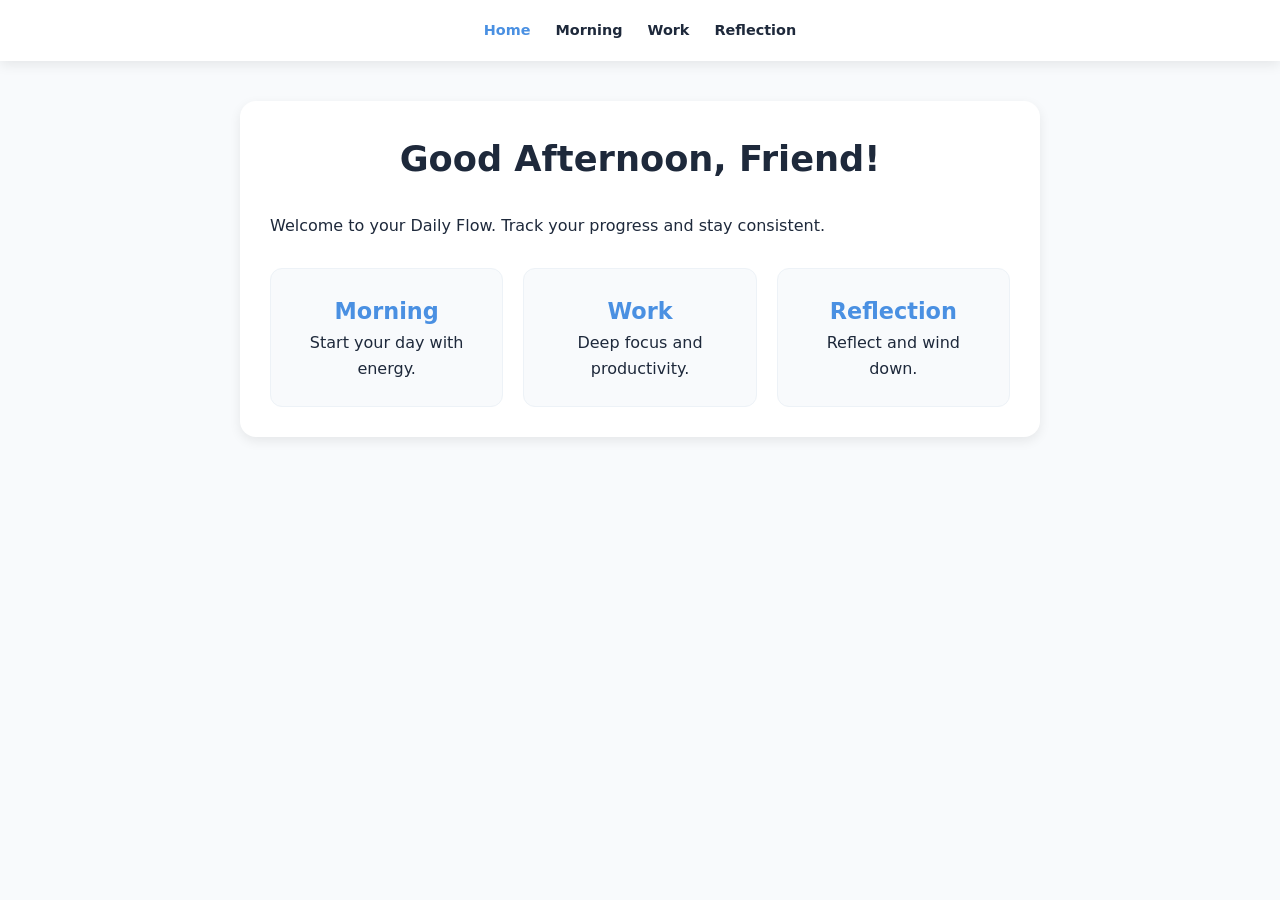
<file: index.html>
<!DOCTYPE html>
<html lang="en">
<head>
    <meta charset="UTF-8">
    <meta name="viewport" content="width=device-width, initial-scale=1.0">
    <title>Daily Flow | Dashboard</title>
    <link rel="stylesheet" href="style.css">
</head>
<body>

    <nav>
        <a href="index.html" class="active">Home</a>
        <a href="morning.html">Morning</a>
        <a href="work.html">Work</a>
        <a href="reflection.html">Reflection</a>
    </nav>

    <main class="dashboard-container">
        <header class="welcome-section">
            <h1 id="greeting">Hello!</h1>
            <p>Welcome to your Daily Flow. Track your progress and stay consistent.</p>
        </header>

        <section class="card-grid">
            <div class="card">
                <h3><a href="morning.html">Morning</a></h3>
                <p>Start your day with energy.</p>
            </div>

            <div class="card">
                <h3><a href="work.html">Work</a></h3>
                <p>Deep focus and productivity.</p>
            </div>

            <div class="card">
                <h3><a href="reflection.html">Reflection</a></h3>
                <p>Reflect and wind down.</p>
            </div>
        </section>
    </main>

    <script src="main.js"></script>
</body>
</html>
</file>
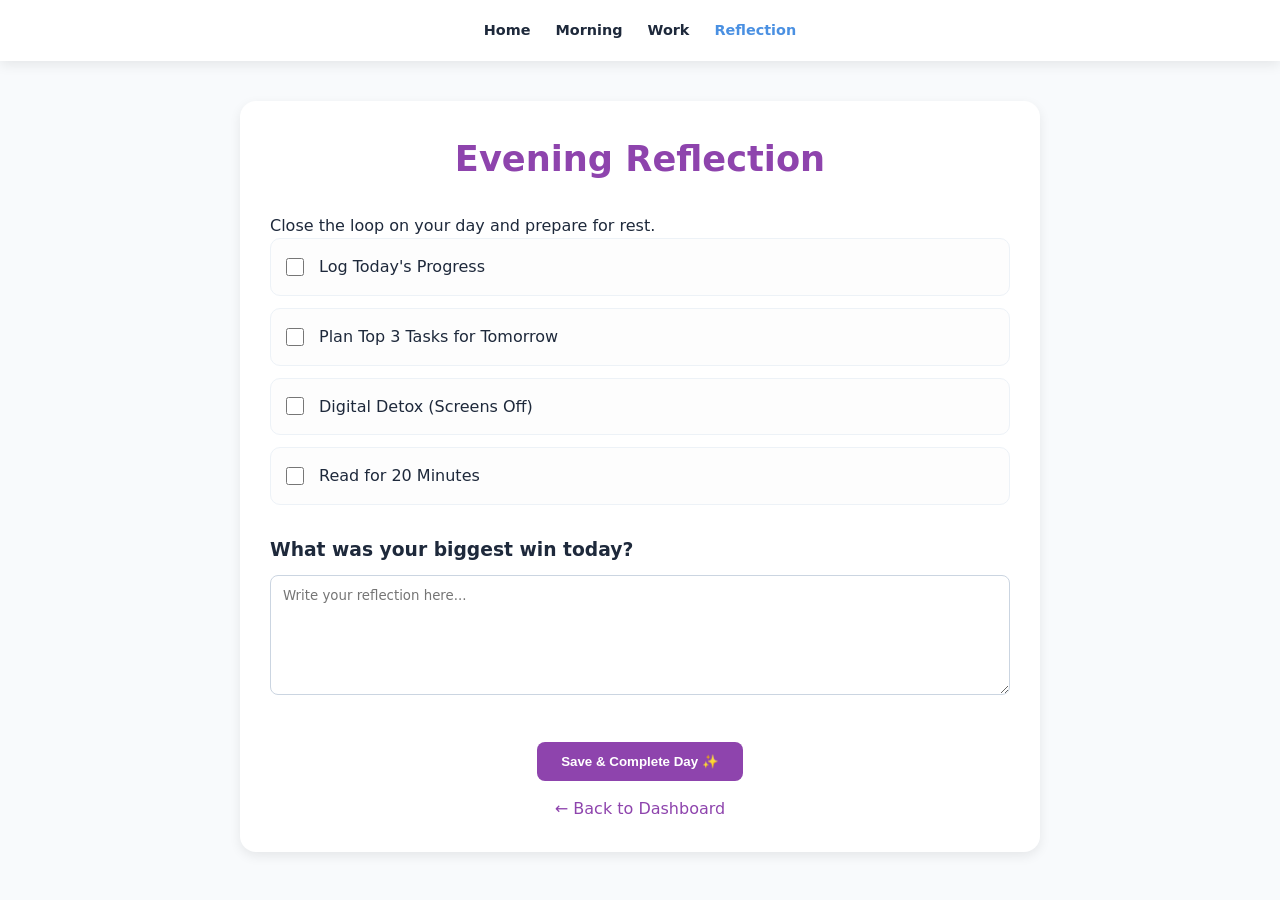
<file: reflection.html>
<!DOCTYPE html>
<html lang="en">
<head>
    <meta charset="UTF-8">
    <meta name="viewport" content="width=device-width, initial-scale=1.0">
    <title>Daily Flow | Evening Reflection</title>
    
    <link rel="stylesheet" href="style.css">
</head>
<body class="reflection-page">

    <nav>
        <a href="index.html">Home</a>
        <a href="morning.html">Morning</a>
        <a href="work.html">Work</a>
        <a href="reflection.html" class="active">Reflection</a>
    </nav>

    <main class="checklist-container">
        <header>
            <h1>Evening Reflection</h1>
            <p>Close the loop on your day and prepare for rest.</p>
        </header>

        <section class="checklist">
            <label class="task-item">
                <input type="checkbox">
                <span>Log Today's Progress</span>
            </label>

            <label class="task-item">
                <input type="checkbox">
                <span>Plan Top 3 Tasks for Tomorrow</span>
            </label>

            <label class="task-item">
                <input type="checkbox">
                <span>Digital Detox (Screens Off)</span>
            </label>

            <label class="task-item">
                <input type="checkbox">
                <span>Read for 20 Minutes</span>
            </label>
        </section>

        <section class="journal-section" style="margin-top: 30px;">
            <h3>What was your biggest win today?</h3>
            <textarea id="daily-win" placeholder="Write your reflection here..."></textarea>
        </section>

        <footer style="margin-top: 30px; text-align: center;">
            <button onclick="saveReflection()" class="btn-save">Save & Complete Day ✨</button>
            <p style="margin-top: 15px;"><a href="index.html" style="color: var(--reflection-color); text-decoration: none;">← Back to Dashboard</a></p>
        </footer>
    </main>

    <script src="main.js"></script>
</body>
</html>
</file>
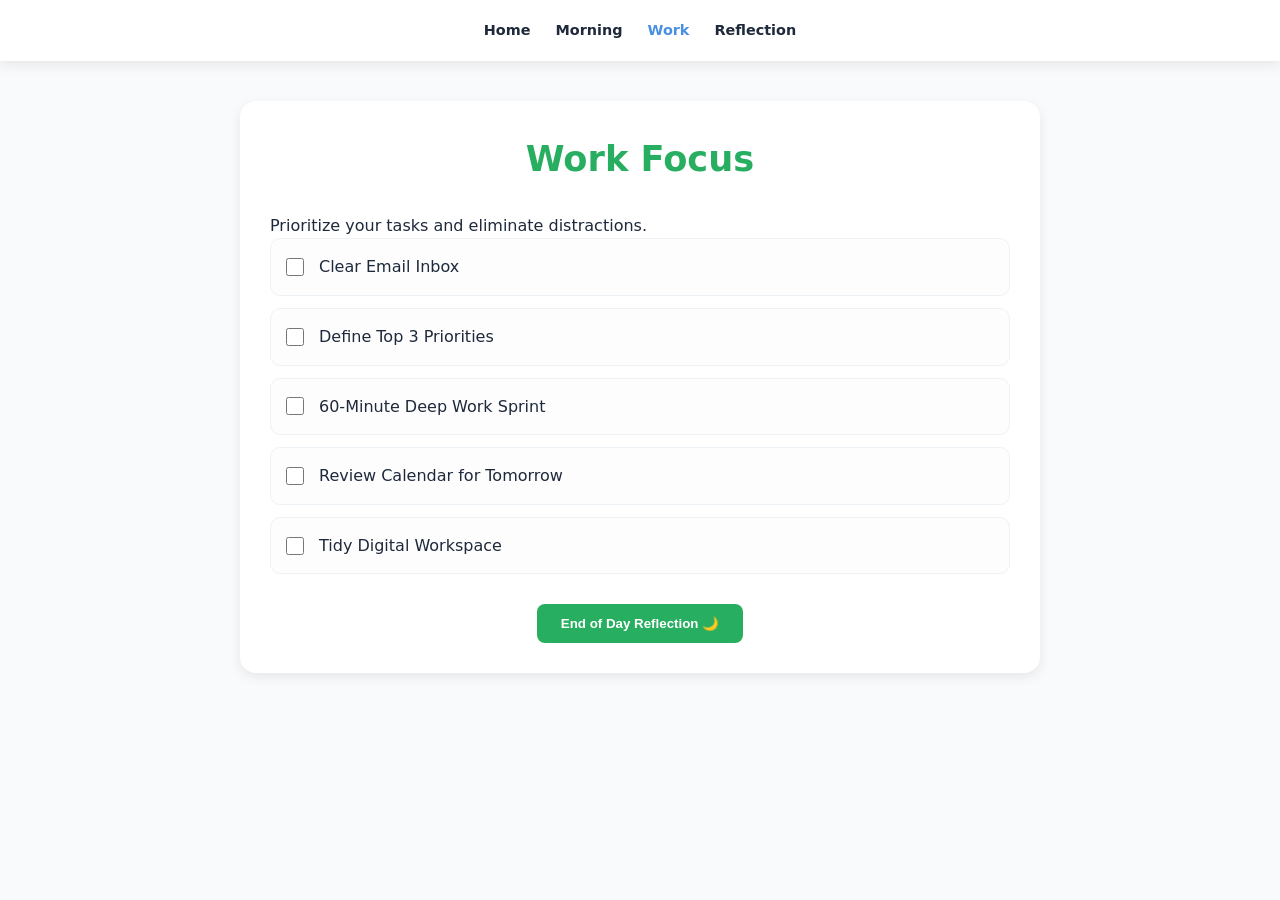
<file: work.html>
<!DOCTYPE html>
<html lang="en">
<head>
    <meta charset="UTF-8">
    <meta name="viewport" content="width=device-width, initial-scale=1.0">
    <title>Daily Flow | Work Focus</title>
    
    <link rel="stylesheet" href="style.css">
</head>
<body class="work-page">

    <nav>
        <a href="index.html">Home</a>
        <a href="morning.html">Morning</a>
        <a href="work.html" class="active">Work</a>
        <a href="reflection.html">Reflection</a>
    </nav>

    <main class="checklist-container">
        <header>
            <h1>Work Focus</h1>
            <p>Prioritize your tasks and eliminate distractions.</p>
        </header>

        <section class="checklist">
            <label class="task-item">
                <input type="checkbox">
                <span>Clear Email Inbox</span>
            </label>

            <label class="task-item">
                <input type="checkbox">
                <span>Define Top 3 Priorities</span>
            </label>

            <label class="task-item">
                <input type="checkbox">
                <span>60-Minute Deep Work Sprint</span>
            </label>

            <label class="task-item">
                <input type="checkbox">
                <span>Review Calendar for Tomorrow</span>
            </label>

            <label class="task-item">
                <input type="checkbox">
                <span>Tidy Digital Workspace</span>
            </label>
        </section>

        <footer style="margin-top: 20px; text-align: center;">
            <button onclick="location.href='reflection.html'" class="btn-next-work">End of Day Reflection 🌙</button>
        </footer>
</file>
<file: style.css>
/* 1. Global Variables & Configuration */
:root {
    --primary-color: #4a90e2;    
    --morning-color: #f39c12;   /* Orange */
    --work-color: #27ae60;      /* Green */
    --reflection-color: #8e44ad; /* Purple */
    --bg-light: #f8fafc;
    --text-dark: #1e293b;
    --white: #ffffff;
    --shadow: 0 4px 12px rgba(0, 0, 0, 0.08);
    --transition: all 0.3s ease;
}

/* 2. Global Reset */
* {
    box-sizing: border-box;
    margin: 0;
    padding: 0;
}

body {
    font-family: 'Inter', system-ui, -apple-system, sans-serif;
    background-color: var(--bg-light);
    color: var(--text-dark);
    line-height: 1.6;
}

/* 3. Navigation Bar */
nav {
    background: var(--white);
    padding: 1.2rem;
    display: flex;
    justify-content: center;
    gap: 25px;
    box-shadow: var(--shadow);
    position: sticky;
    top: 0;
    z-index: 1000;
}

nav a {
    text-decoration: none;
    color: var(--text-dark);
    font-weight: 600;
    font-size: 0.9rem;
    transition: var(--transition);
}

nav a:hover, nav a.active {
    color: var(--primary-color);
}

/* 4. Page Layout Containers */
main {
    max-width: 800px;
    margin: 40px auto;
    padding: 20px;
}

.checklist-container, .dashboard-container {
    background: var(--white);
    padding: 30px;
    border-radius: 16px;
    box-shadow: var(--shadow);
}

h1 {
    margin-bottom: 25px;
    text-align: center;
    font-size: 2.2rem;
}

/* 5. Checklist Item Styling */
.task-item {
    display: flex;
    align-items: center;
    padding: 15px;
    margin-bottom: 12px;
    border-radius: 10px;
    background: #fdfdfd;
    border: 1px solid #edf2f7;
    cursor: pointer;
    transition: var(--transition);
}

.task-item:hover {
    transform: translateX(5px);
    border-color: var(--primary-color);
}

/* The "Checked" effect (Toggled by JS) */
.task-item.completed {
    text-decoration: line-through;
    opacity: 0.6;
    background: #f1f5f9;
}

input[type="checkbox"] {
    width: 18px;
    height: 18px;
    margin-right: 15px;
    cursor: pointer;
}

/* 6. Dashboard Grid (index.html) */
.card-grid {
    display: grid;
    grid-template-columns: repeat(auto-fit, minmax(200px, 1fr));
    gap: 20px;
    margin-top: 30px;
}

.card {
    background: #f8fafc;
    padding: 25px;
    border-radius: 12px;
    text-align: center;
    border: 1px solid #edf2f7;
    transition: var(--transition);
}

.card:hover {
    box-shadow: var(--shadow);
    transform: translateY(-5px);
}

.card h3 a {
    text-decoration: none;
    color: var(--primary-color);
    font-size: 1.4rem;
}

.card h3 a:hover {
    text-decoration: underline;
}

/* 7. Buttons */
.btn-next, .btn-next-work, .btn-save {
    color: white;
    padding: 12px 24px;
    border: none;
    border-radius: 8px;
    cursor: pointer;
    font-weight: bold;
    transition: var(--transition);
    display: inline-block;
    margin-top: 10px;
}

.btn-next { background-color: var(--morning-color); }
.btn-next-work { background-color: var(--work-color); }
.btn-save { background-color: var(--reflection-color); }

.btn-next:hover, .btn-next-work:hover, .btn-save:hover {
    filter: brightness(1.1);
}

/* 8. Themes */
.morning-page h1 { color: var(--morning-color); }
.work-page h1 { color: var(--work-color); }
.reflection-page h1 { color: var(--reflection-color); }

/* 9. Reflection Textarea */
textarea {
    width: 100%;
    height: 120px;
    padding: 12px;
    border: 1px solid #cbd5e1;
    border-radius: 8px;
    margin-top: 10px;
    font-family: inherit;
}
</file>
